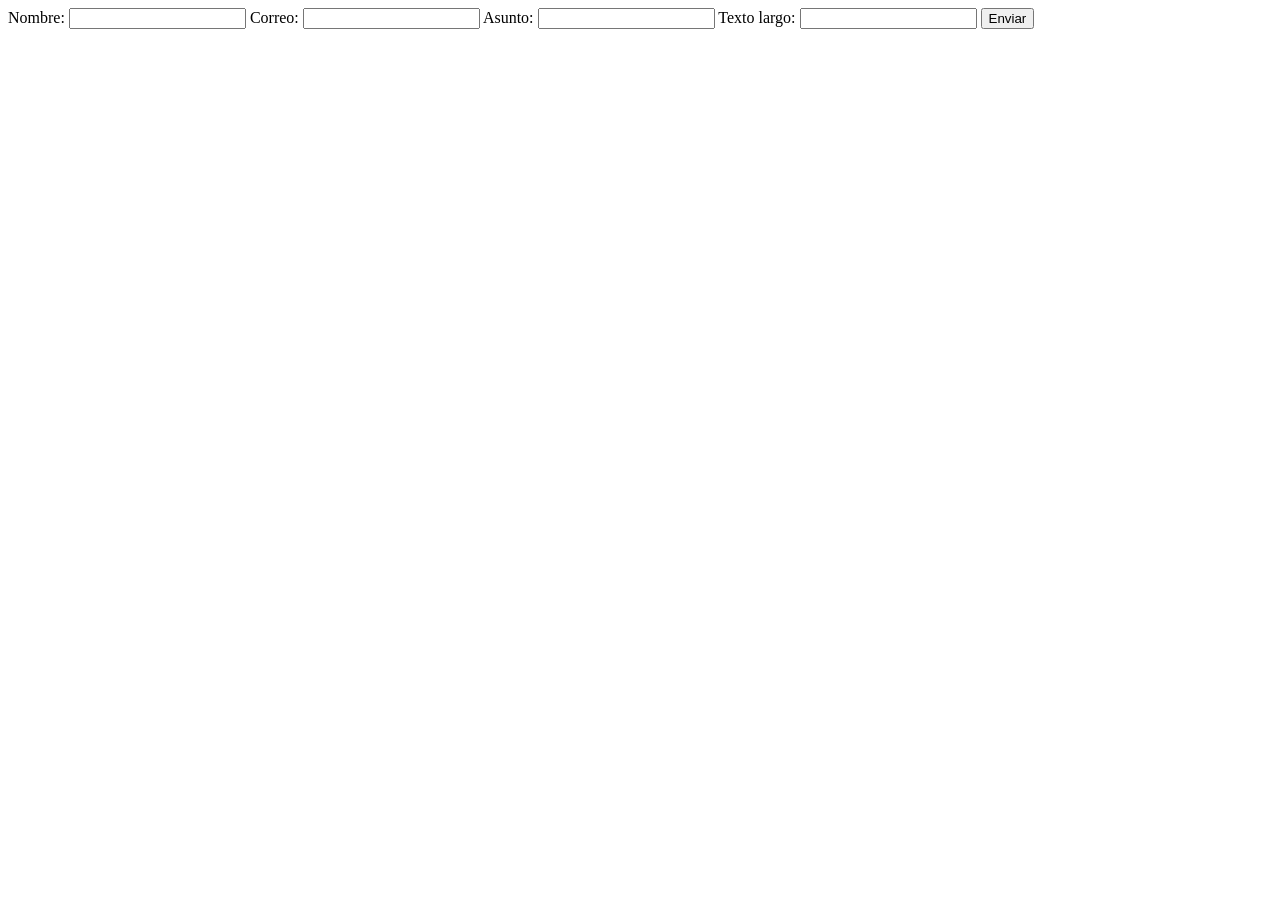
<file: contacto.html>
<!DOCTYPE html>
<html lang="en">

<head>
    <meta charset="UTF-8">
    <meta name="viewport" content="width=device-width, initial-scale=1.0">
    <title>Document</title>
</head>

<body>
    <form>
        <label for="nombre">Nombre:</label>
        <input type="text" id="nombre" name="nombre">
        <label for="email">Correo:</label>
        <input type="email" id="email" name="email">
        <label for="asunto">Asunto:</label>
        <input type="asunto" id="asunto" name="asunto">
        <label for="texto">Texto largo:</label>
        <input type="texto" id="texto" name="texto">
        <button type="submit">Enviar</button>
    </form>
</body>

</html>
</file>
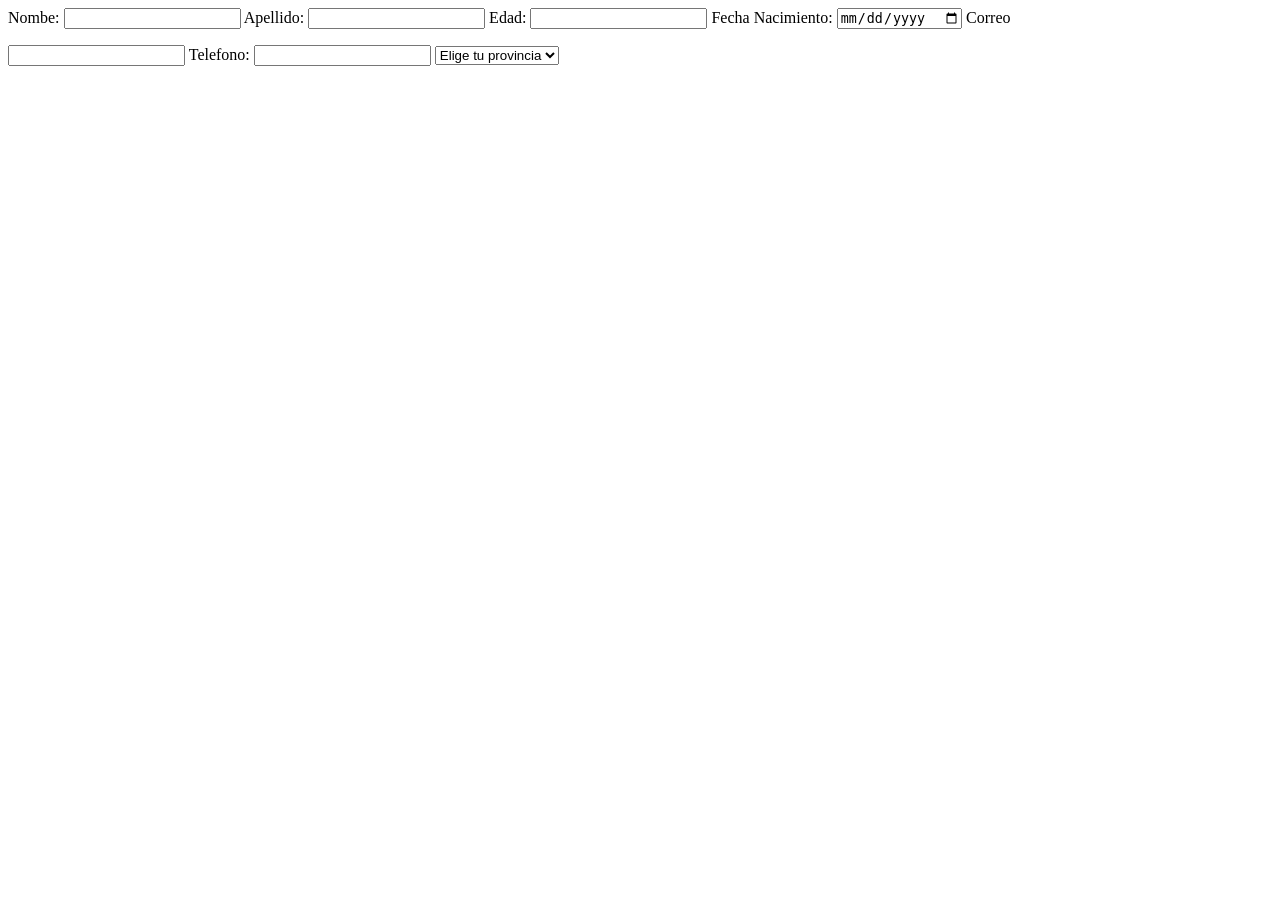
<file: ejercicio1.html>
<!DOCTYPE html>
<html lang="es">

<head>
    <meta charset="UTF-8">
    <meta name="viewport" content="width=device-width, initial-scale=1.0">
    <title>Document</title>
</head>

<body>
    <form>
        <label for="nombre">Nombe:</label>
        <input type="text" id="nombre" name="nombre">
        <label for="apellido">Apellido:</label>
        <input type="text" id="apellido" name="apellido">
        <label for="edad">Edad:</label>
        <input type="number" name="edad" id="edad">
        <label for="fecha">Fecha Nacimiento:</label>
        <input type="date" name="Nacimiento" id="fecha">
        <label for="email">Correo</label>
        <p>
            <input type="email" id="email" name="Correo">
            <label for="telefono">Telefono:</label>
            <input type="tel" id="telefono" name="telefono">
            <select id="provincias" name="Provincias">
                <option value="">Elige tu provincia</option>
                <option value="Jaen">Jaen</option>
                <option value="Cordoba">Cordoba</option>
                <option value="Sevilla">Sevilla</option>
                <option value="Huelva">Huelva</option>
                <option value="Cadiz">Cadiz</option>
                <option value="Malaga">Malaga</option>
                <option value="Granada">Granada</option>
                <option value="Almeria">Almeria</option>
        </p>

        <p></p>
    </form>
</body>

</html>
</file>
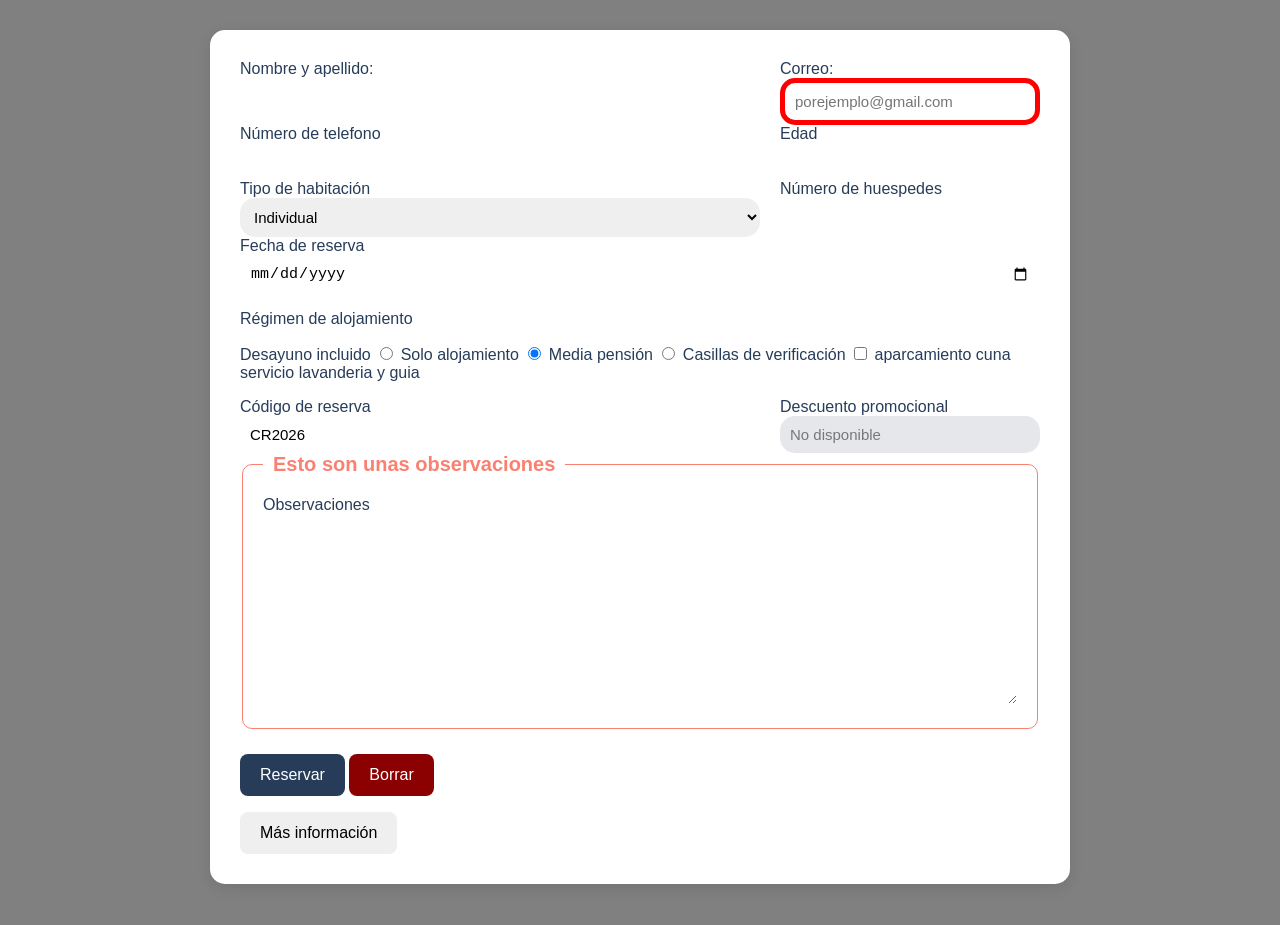
<file: ejercicio2.html>
<!DOCTYPE html>
<html lang="es">

<head>
    <meta charset="UTF-8">
    <meta name="viewport" content="width=device-width, initial-scale=1.0">
    <title>Recepción</title>
    <link rel="stylesheet" href="estilo.css">
</head>

<body>
    <form>
        <!--<label for="Nombreyapellidos">Nombre y Apellidos</label>
        <input type="text" minlength="3" autofocus name="Nombre">
        <label for="Correo">Correo</label>
        <input type="email" placeholder="porejemplo@gmail.com" required name="Correo">-->
        <div class="fila">
            <div class="Correo">
                <label for="Nombre">Nombre y apellido:</label>
                <input type="text" id="Nombre">
            </div>
            <div class="Correo">
                <label for="Correo">Correo:</label>
                <input type="email" placeholder="porejemplo@gmail.com" required id="Correo" name="Correo">
            </div>
        </div>

        <div class="fila">
            <div>
                <label for="Telefono">Número de telefono</label>
                <input type="number" name="Número de telefono">
            </div>
            <div>
            <label for="Edad">Edad</label>
            <input type="number" min="18" max="100" name="Edad"></div>
        </div>
        <!--<label for="tipohab">Tipo habitación</label>
        <select id="tipohab" name="Tipo de habitación">
            <option value="Individual">Individual</option>
            <option value="Doble">Doble</option>
            <option value="Familiar">Familiar</option>
        </select> 
        <label for="Numerohuespedes">Número de huespedes</label>
        <input type="number" min="1" max="6" name="Número huespedes">-->

        <div class="fila">
            <div>
            <label for="tipohab">Tipo de habitación</label>
            <select id="tipohab" name="Tipo de habitación">
                <option value="Individual">Individual</option>
                <option value="Doble">Doble</option>
                <option value="Familiar">Familiar</option>
            </select></div>
            <div><label for="Numerohuespedes">Número de huespedes</label>
            <input type="number" min="1" max="6" name="Número huespedes"></div>
            
        </div>
        <label for="fechareserva">Fecha de reserva</label>
        <input type="date" name="Fecha reserva">
        <p>Régimen de alojamiento</p>
        <label id="desayuno">Desayuno incluido</label>
        <input type="radio" name="alojamiento" id="desayuno" value="Desayuno incluido">
        <label id="Alojamiento">Solo alojamiento</label>
        <input type="radio" name="alojamiento" id="Alojamiento" value="Solo alojamiento" checked>
        <label id="Media">Media pensión</label>
        <input type="radio" name="alojamiento" id="Media" value="Media pensión">

        <label id="Casillas">Casillas de verificación</label>
        <input type="checkbox">
        aparcamiento cuna servicio lavanderia y guia
        <p><div class="fila">
            <div><label id="Codigoreserva">Código de reserva</label>
            <input type="text" name="Codigoreserva" value="CR2026" readonly></div>
            <div><label id="Descuento">Descuento promocional</label>
            <input type="text" name="Descuento promocional" disabled value="No disponible"></div>
            
        </div>
        <fieldset>
            <legend>Esto son unas observaciones</legend>
            <label id="Observaciones">Observaciones</label>
            <textarea id="Observaciones" rows="10" name="Observaciones"></textarea></fieldset>
        <button class="boton-enviar" type="submit">Reservar</button>
        <button class="boton-reset" type="reset">Borrar</button></p>
        <button type="button" popovertarget="informacion">Más información 
</button>
    <div id="informacion" popover>
        <h2>Más información</h2>
        <p>Tiene piscinas exterior e interior climatizada,
            <p>buenas vistas desde la terraza restaurante y parque exterior</p>
        </p>
        <button type="button"
        popovertarget="informacion"
        popovertargetaction="hide">Cerrar</button>
    </div>
    </form>
</body>

</html>
</file>
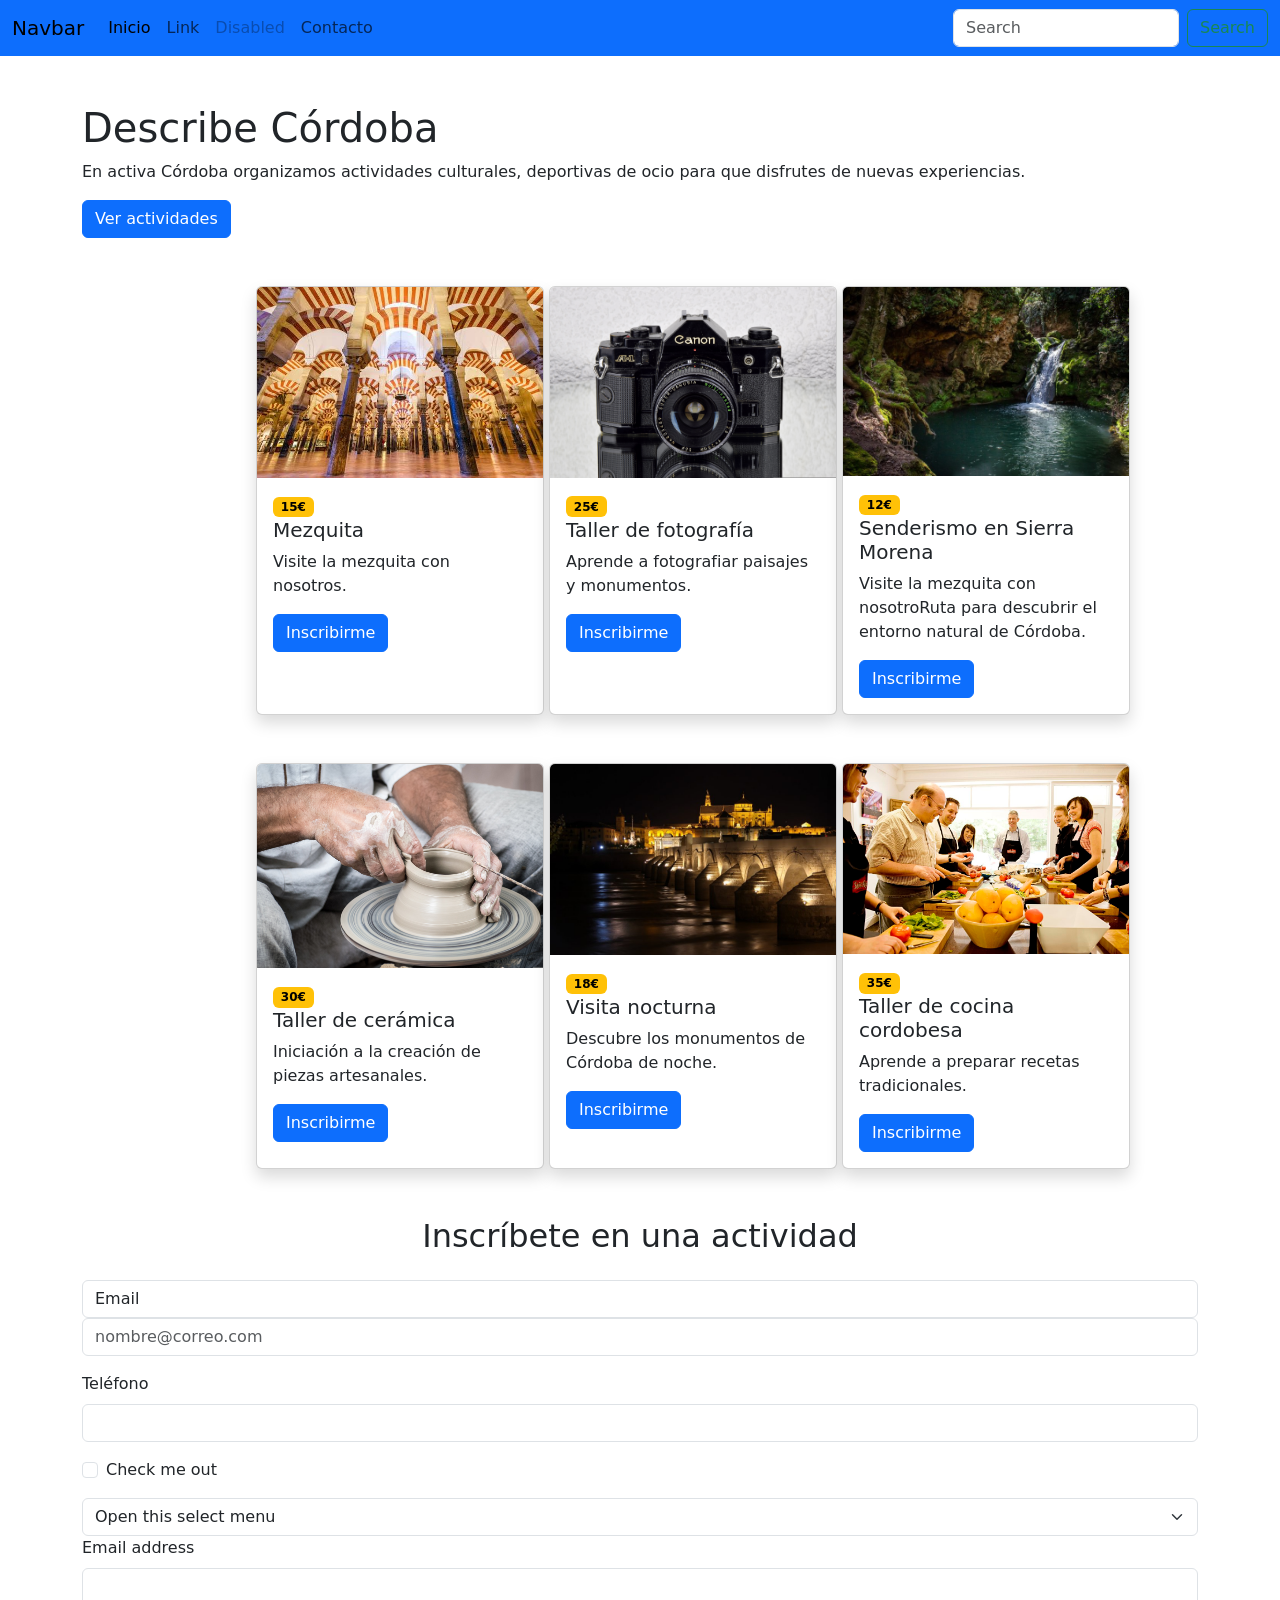
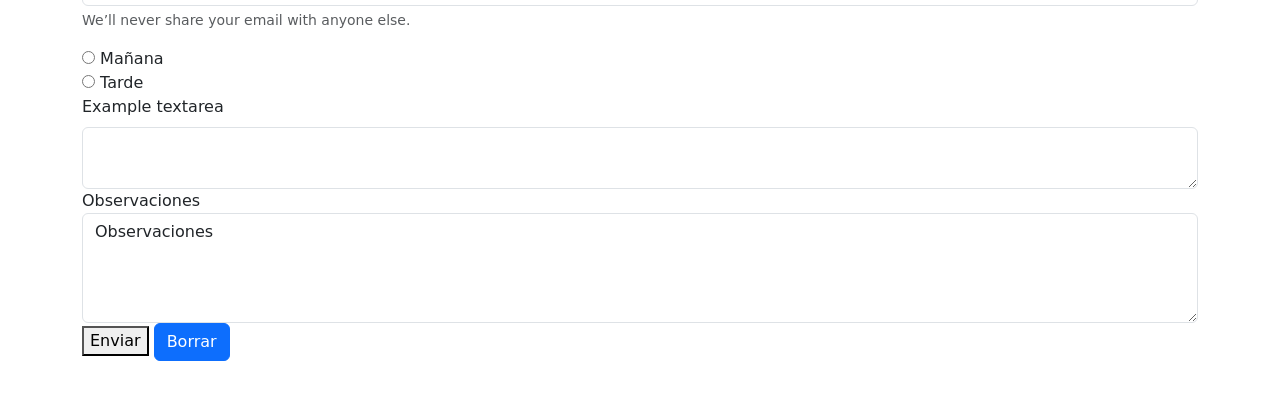
<file: bootstrap/index2.html>
<!DOCTYPE html>
<html lang="es">

<head>
    <meta charset="UTF-8">
    <meta name="viewport" content="width=device-width, initial-scale=1.0">
    <title>Document</title>
    <link rel="stylesheet" href="archivobootstrap/bootstrap.min.css">
</head>

<body>
    <nav class="navbar navbar-expand-lg bg-primary">
        <div class="container-fluid">
            <button class="navbar-toggler" type="button" data-bs-toggle="collapse" data-bs-target="#navbarTogglerDemo03"
                aria-controls="navbarTogglerDemo03" aria-expanded="false" aria-label="Toggle navigation">
                <span class="navbar-toggler-icon"></span>
            </button>
            <a class="navbar-brand" href="#">Navbar</a>
            <div class="collapse navbar-collapse" id="navbarTogglerDemo03">
                <ul class="navbar-nav me-auto mb-2 mb-lg-0">
                    <li class="nav-item">
                        <a class="nav-link active" aria-current="page" href="#">Inicio</a>
                    </li>
                    <li class="nav-item">
                        <a class="nav-link" href="#">Link</a>
                    </li>
                    <li class="nav-item">
                        <a class="nav-link disabled" aria-disabled="true">Disabled</a>
                    </li>
                    <li class="nav-item">
                        <a class="nav-link" href="#">Contacto</a>
                    </li>
                </ul>
                <form class="d-flex" role="search">
                    <input class="form-control me-2" type="search" placeholder="Search" aria-label="Search" />
                    <button class="btn btn-outline-success" type="submit">Search</button>
                </form>
            </div>
        </div>
    </nav>
    <main class="container mt-5">
        <h1 class="mb4">Describe Córdoba</h1>
        <p class="leab">En activa Córdoba organizamos actividades
            culturales, deportivas de ocio para que
            disfrutes de nuevas experiencias.
        </p>
        <button class="btn btn-primary">Ver actividades</button>
    </main>
    <div style="display:grid; grid-template-columns: 1fr 1fr 1fr; gap: 5px; width: 60%; margin: auto;">
        <div class="card shadow mt-5" style="width: 18rem;">
            <img src="img/images.jpg" class="card-img-top" alt="...">
            <div class="card-body">
                <span class="badge text-bg-warning">15€</span>
                <h5 class="card-title">Mezquita</h5>
                <p class="card-text">Visite la mezquita con nosotros.</p>
                <a href="#" class="btn btn-primary">Inscribirme</a>
            </div>
        </div>
        <div class="card shadow mt-5" style="width: 18rem;">
            <img src="img/paul_henri-photo-camera-2942255.jpg" class="card-img-top" alt="...">
            <div class="card-body">
                <span class="badge text-bg-warning">25€</span>
                <h5 class="card-title">Taller de fotografía</h5>
                <p class="card-text">Aprende a fotografiar paisajes y monumentos.</p>
                <a href="#" class="btn btn-primary">Inscribirme</a>
            </div>
        </div>
        <div class="card shadow mt-5" style="width: 18rem;">
            <img src="img/Banos-de-Popea-Cordoba.jpg" class="card-img-top" alt="...">
            <div class="card-body">
                <span class="badge text-bg-warning">12€</span>
                <h5 class="card-title">Senderismo en Sierra Morena</h5>
                <p class="card-text">Visite la mezquita con nosotroRuta para descubrir el entorno natural de Córdoba.
                </p>
                <a href="#" class="btn btn-primary">Inscribirme</a>
            </div>
        </div>
    </div>
    <div style="display:grid; grid-template-columns: 1fr 1fr 1fr; gap: 5px; width: 60%; margin: auto;">
        <div class="card shadow mt-5" style="width: 18rem;">
            <img src="img/luboshouska-pottery-1139047.jpg" class="card-img-top" alt="...">
            <div class="card-body">
                <span class="badge text-bg-warning">30€</span>
                <h5 class="card-title">Taller de cerámica</h5>
                <p class="card-text">Iniciación a la creación de piezas artesanales.</p>
                <a href="#" class="btn btn-primary">Inscribirme</a>
            </div>
        </div>
        <div class="card shadow mt-5" style="width: 18rem;">
            <img src="img/filer_public0936093608f5-7ae8-4840-846e-b3316ce9cc87cordoba-2-1-scaled.jpg"
                class="card-img-top" alt="...">
            <div class="card-body">
                <span class="badge text-bg-warning">18€</span>
                <h5 class="card-title">Visita nocturna</h5>
                <p class="card-text">Descubre los monumentos de Córdoba de noche.</p>
                <a href="#" class="btn btn-primary">Inscribirme</a>
            </div>
        </div>
        <div class="card shadow mt-5" style="width: 18rem;">
            <img src="img/clases.jpg" class="card-img-top" alt="...">
            <div class="card-body">
                <span class="badge text-bg-warning">35€</span>
                <h5 class="card-title">Taller de cocina cordobesa</h5>
                <p class="card-text">Aprende a preparar recetas tradicionales.</p>
                <a href="#" class="btn btn-primary">Inscribirme</a>
            </div>
        </div>
    </div>
    <script src="archivobootstrap/bootstrap.min.js"></script>
</body>
<section id="inscripción" class="container my-5">
    <h2 class="text-center mb-4">Inscríbete en una actividad</h2>
    <form action="https://httpbin.org/get" method="get"></form>
    <form>
        <div class="mb-3">
            <label for="correo" class="form-control">Email</label>
            <input type="email" class="form-control" id="correo" placeholder="nombre@correo.com" required>
        </div>
        <div class="mb-3">
            <label for="telefono" class="form-label">Teléfono</label>
            <input type="password" class="form-control" id="exampleInputPassword1">
        </div>
        <div class="mb-3 form-check">
            <input type="checkbox" class="form-check-input" id="exampleCheck1">
            <label class="form-check-label" for="exampleCheck1">Check me out</label>
        </div>
        <select class="form-select" aria-label="Default select example">
  <option selected>Open this select menu</option>
  <option value="1">Mezquita</option>
  <option value="2">Taller de fotografía</option>
  <option value="3">Senderismo en Sierra Morena</option>
<option value="4">Taller de cerámica</option>
  <option value="5">Visita nocturna</option>
  <option value="6">Taller de cocina cordobesa</option>
</select>
  <div class="mb-3">
    <label for="exampleInputEmail1" class="form-label">Email address</label>
    <input type="email" class="form-control" id="exampleInputEmail1" aria-describedby="emailHelp">
    <div id="emailHelp" class="form-text">We’ll never share your email with anyone else.</div>
  </div>
  </div>
  <div class="form-field">
  <input class="turno" name="manana" type="radio" id="Manana" />
  <label for="Manana">Mañana</label>
</div>
<div class="form-field">
  <input class="turno" name="turno" type="radio" id="Tarde" />
  <label for="Tarde">Tarde</label>
</div>
<div class="form-field">
  <label for="exampleFormControlTextarea1" class="form-label">Example textarea</label>
  <textarea class="form-control" id="exampleFormControlTextarea1"></textarea>
</div>

<div class="form-field">
  <label for="Observaciones" class="Observaciones">Observaciones</label>
  <textarea class="form-control" id="exampleFormControlTextarea2" rows="4">Observaciones</textarea>
</div>
  <button type="submit" class="btn-solid theme-primary">Enviar</button>
        <button type="reset" class="btn btn-primary">Borrar</button>
    </form>
</section>
</body>

</html>
</file>
<file: estilo.css>
body {
    background-color: grey;
    font-family: Arial, Helvetica, sans-serif;
    color: #263c59;
}

input[type="text"] {
    width: 100%;
    padding: 10px;
    border: 1px solid #aaa;
    border-radius: 6px;
    font-size: 16px;
    box-sizing: border-box;
}

form {
    max-width: 800px;
    margin: 30px auto;
    padding: 30px;
    background-color: white;
    border-radius: 15px;
    box-shadow: 0 4px 15px rgba(0, 0, 0, 0.1);
}

input[type="text"],
input[type="email"],
input[type="tel"],
input[type="number"],
input[type="date"],
select,
textarea {
    width: 100%;
    padding: 10px;
    border: 15px;
    border-radius: 15px;
    font-size: 15px;
    box-sizing: border-box;
}

.fila {
    display: grid;
    grid-template-columns: 2fr 1fr;
    gap: 20px;
}

fieldset {
    border: 1px solid salmon;
    border-radius: 10px;
    padding: 20px;
    margin-bottom: 25px;
}

legend {
    font-size: 20px;
    font-weight: bold;
    color: salmon;
    padding: 0 10px;
}

input:focus,
select:focus,
textarea:focus {
    border: 5px solid rgb(179, 99, 99);
    outline: 2px solid brown;
    background-color: rgb(0, 238, 255);
}

input:disabled {
    background-color: #e5e7eb;
    color: #777;
    cursor: not-allowed;
}

input:required:valid {
    border-color: green;
}

input:required:invalid {
    border-color: red;
}

input:required {
    border: solid palevioletred 5px;
}

button {
    padding: 12px 20px;
    border: none;
    border-radius: 8px;
    cursor: pointer;
    font-size: 16px;
    transition: background-color 0.3 ease;
}

.boton-enviar {
    background-color: #263c59;
    color: white;
}
.boton-enviar:hover {background-color: #1976a3;}
.boton-reset {
    background-color: darkred;
    color: white;
}
.boton-reset:hover {background-color: red;}
[popover] {
    width: 400px;
    padding: 25px;
    background-color: white;
    border: none;
    border-radius: 12px;
    box-shadow: 0px 5px 20px rgba(0, 0, 0, 0.3);
}
[popover]::backdrop {
    background-color: rgba(0, 0, 0, 0.5);
}
</file>
